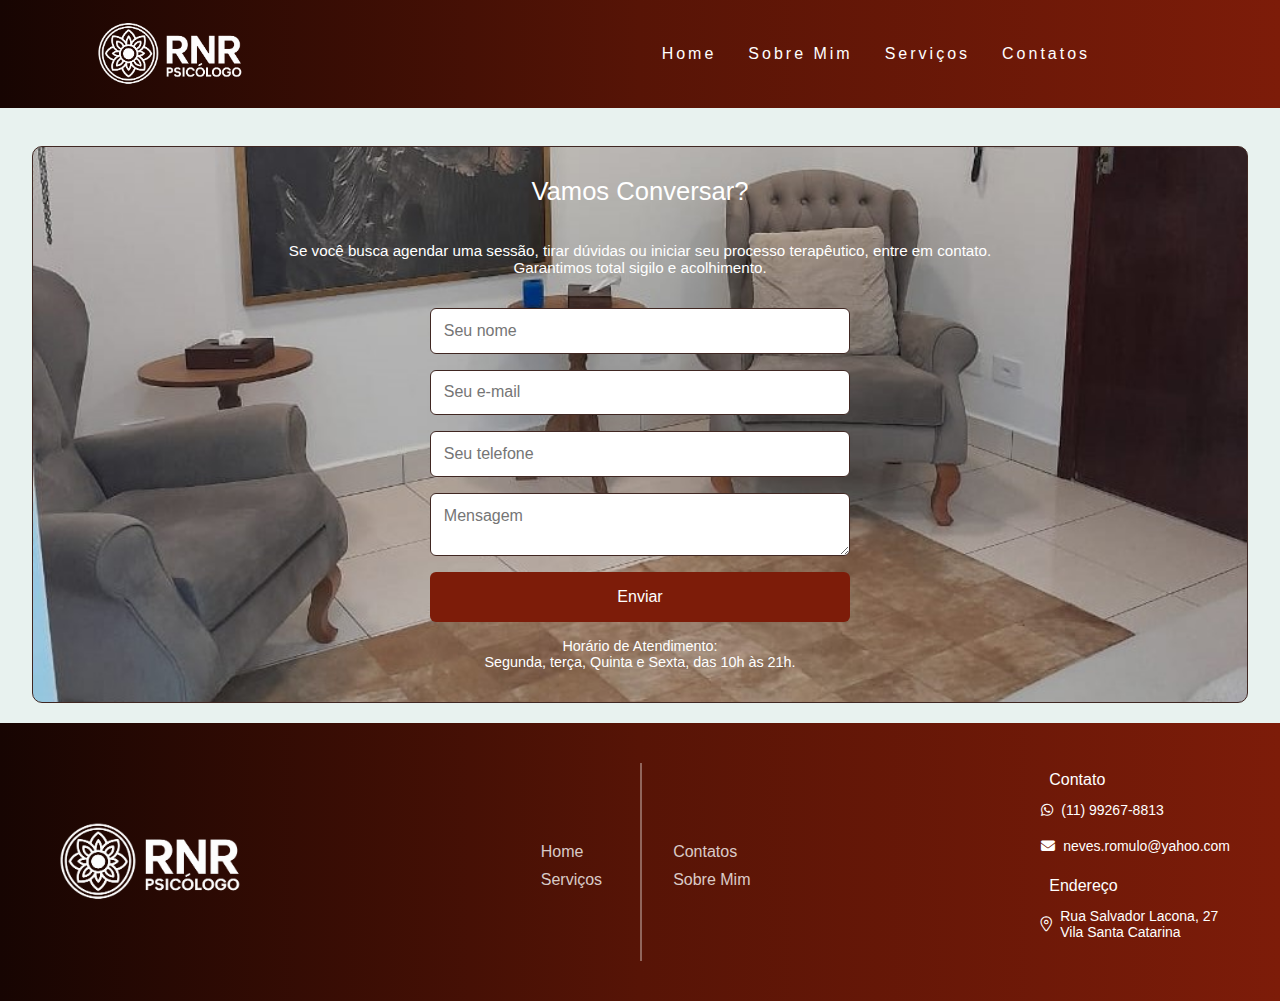
<file: index.html>
<!DOCTYPE html>
<html lang="pt-br">

<head>
    <meta charset="UTF-8">
    <meta name="viewport" content="width=device-width, initial-scale=1.0">
    <title>Tela de Contato</title>
    <link rel="stylesheet" href="css/style.css">
    <link rel="stylesheet" href="https://cdnjs.cloudflare.com/ajax/libs/font-awesome/6.5.0/css/all.min.css">
</head>

<body>
    <header>
        <nav>
            <img src="img/ChatGPT Image 25 de nov. de 2025, 23_01_05.png" class="logo-menu" width="160" height="160"
                alt="Logo">
            <div class="mobile-menu">
                <div class="line1"></div>
                <div class="line2"></div>
                <div class="line3"></div>
            </div>
            <ul class="nav-list">
                <li><a href="#home">Home</a></li>
                <li><a href="#sobre-mim">Sobre Mim</a></li>
                <li><a href="#servicos">Serviços</a></li>
                <li><a href="#contatos">Contatos</a></li>
            </ul>
        </nav>
    </header>

    <main>
        <section id="contatos" class="contact-section">
            <div class="contact-wrapper">
                <br>
                <div class="contact-container">
                    <form id="fale-comigo">
                        <h2>Vamos Conversar?</h2>
                        <p class="subtitle">
                            Se você busca agendar uma sessão, tirar dúvidas ou iniciar seu processo terapêutico, entre
                            em contato.
                            <br>
                            Garantimos total sigilo e acolhimento.
                        </p>
                        <input type="text" name="nome" placeholder="Seu nome" required>
                        <input type="email" name="email" placeholder="Seu e-mail" required>
                        <input type="tel" name="telefone" placeholder="Seu telefone" required>
                        <textarea name="mensagem" placeholder="Mensagem"></textarea>
                        <button type="submit">Enviar</button>

                        <div class="horario-atendimento">
                            <p>Horário de Atendimento:<br>Segunda, terça, Quinta e Sexta, das 10h às 21h.</p>
                        </div>
                    </form>
                </div>
            </div>
        </section>
    </main>

    <footer class="footer">
        <div id="footer_content">

            <div class="footer_block footer_left">
                <img src="./img/ChatGPT Image 25 de nov. de 2025, 23_01_05.png" width="200" />
            </div>

            <div class="footer_block footer-center">
                <ul>
                    <li><a href="#">Home</a></li>
                    <li><a href="#">Serviços</a></li>
                </ul>

                <ul>
                    <li><a href="#">Contatos</a></li>
                    <li><a href="#">Sobre Mim</a></li>
                </ul>
            </div>

           <div class="footer_block footer_right">
    <h4>Contato</h4>
    <p>
        <i class="fa-brands fa-whatsapp"></i>
        <a href="https://wa.me/5511992678813" target="_blank">(11) 99267-8813</a>
    </p>
    <p>
        <i class="fa-solid fa-envelope"></i>
        <a href="mailto:neves.romulo@yahoo.com">neves.romulo@yahoo.com</a>
    </p>
    <h4>Endereço</h4>
    <p>
        <i class="fa-solid fa-location-dot outline"></i>
        Rua Salvador Lacona, 27<br>Vila Santa Catarina
    </p>
</div>


        </div>
        <script src="js/script.js"></script>
    </footer>
</body>
</file>
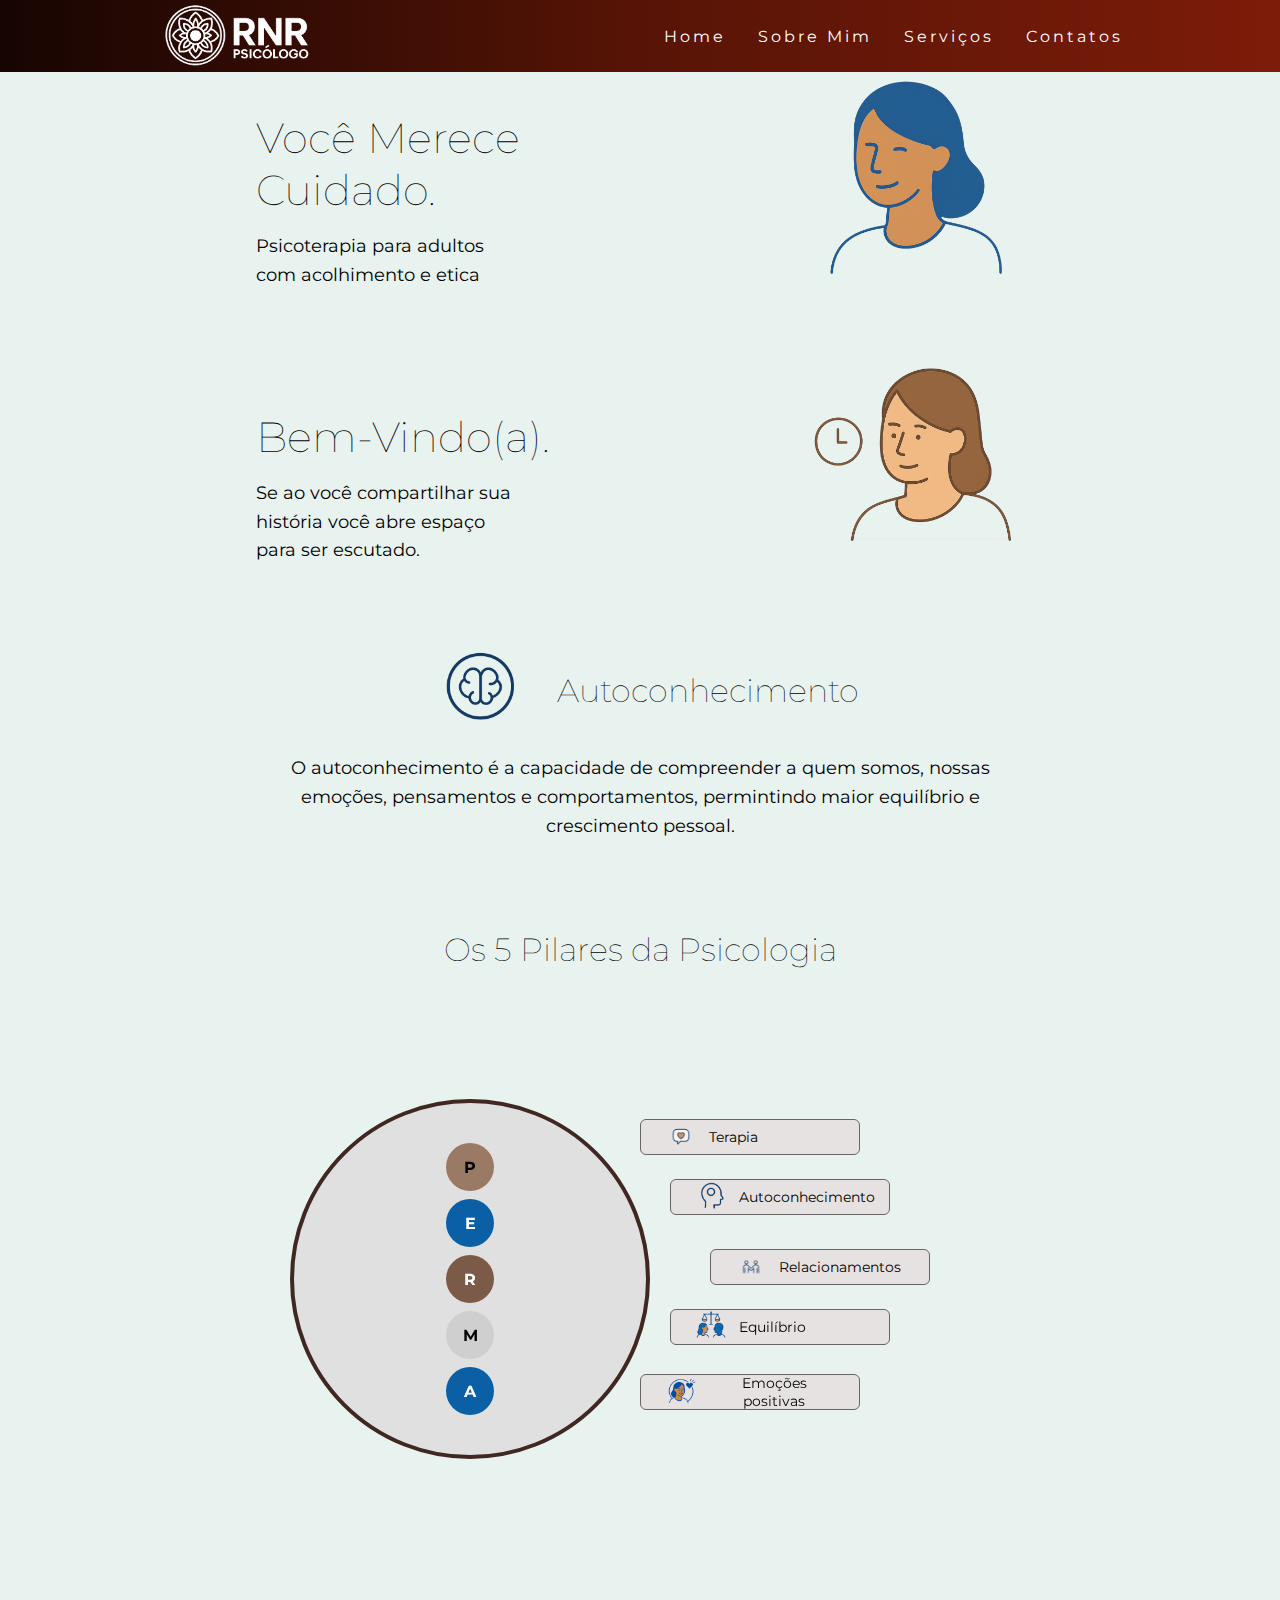
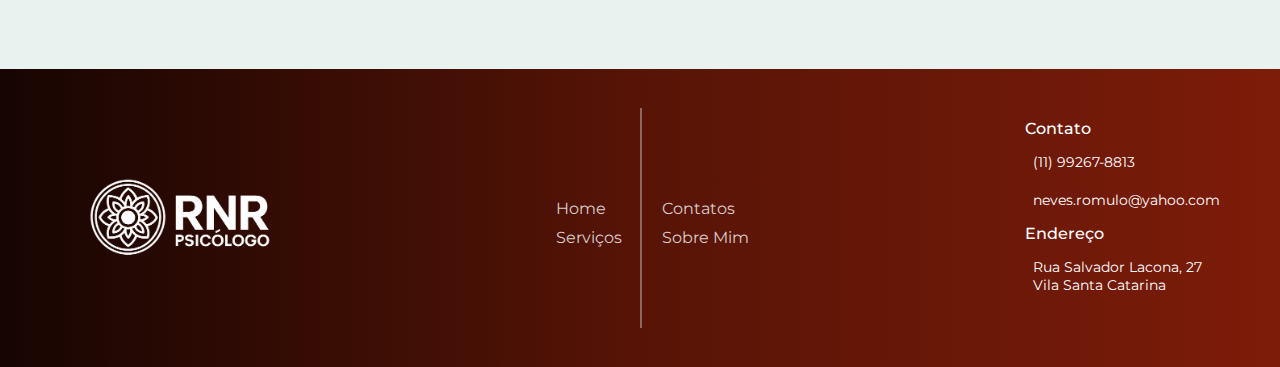
<file: home/index.html>
<!DOCTYPE html>
<html lang="pt-br">

<head>
    <meta charset="UTF-8">
    <meta name="viewport" content="width=device-width, initial-scale=1.0">
    <title>Home</title>
    <link rel="preconnect" href="https://fonts.googleapis.com">
    <link rel="preconnect" href="https://fonts.gstatic.com" crossorigin>
    <link href="https://fonts.googleapis.com/css2?family=Montserrat:wght@300;400;500;600;700&display=swap" rel="stylesheet">
    <link rel="stylesheet" href="./css/footer.css">
    <link rel="stylesheet" href="./css/menu.css">
    <link rel="stylesheet" href="./css/styles.css">
</head>

<body>

    <header id="nav"></header>

    <main class="container">
            <!-- CUIDADO -->

            <section class="caixa-cuidado">
                <div class="texto">
                    <h1>Você Merece <br>Cuidado.</h1>
                    <p>Psicoterapia para adultos <br>
                    com acolhimento e etica </p>
                </div>

                <div class="img-1">
                    <img src="./img/338f8897-7cba-4118-bf01-b8008b662b1f.png" alt="Ilustração sobre cuidado emocional" />
                </div>
            </section>

            <!-- Bem Vindo -->
        

        <section class="caixa-bem-vindo">
            <div class="texto">
                    <h1>Bem-Vindo(a).</h1>
                    <p>
                    Se ao você compartilhar sua <br>
                    história você abre espaço <br>
                    para ser escutado.
                    </p>
            </div>

                <div class="img-2">
                    <img src="./img/441c6840-786c-4237-b8f9-0760bee49561.png" alt="Ilustração de acolhimento" />
                </div>
        </section>

        <!-- AUTOCONHECIMENTO  -->

        <section class="caixa-autoconhecimento">
            <div class="autoconhecimento">

                <div class="titulo-autoconhecimento">
                    <img src="./img/c452ee1a-917c-41e1-b9f1-b03b9334b88a.png" alt="Ícone de autoconhecimento" />
                    <h1>Autoconhecimento</h1>
                </div>
                
                <p>
                    O autoconhecimento é a capacidade de compreender a quem somos, nossas emoções, pensamentos e comportamentos, permintindo maior equilíbrio e crescimento pessoal.
                </p>

            </div>
        </section>

        <!-- PILARES -->

        <section class="caixa-pilares">
            <h1>Os 5 Pilares da Psicologia</h1>
        
            <div class="pilares-wrapper">
                <!-- Círculo -->
                <div class="circulo">
                    <ul class="letras">
                        <li class="p">P</li>
                        <li class="e">E</li>
                        <li class="r">R</li>
                        <li class="m">M</li>
                        <li class="a">A</li>
                    </ul>
                </div>
        
                <!-- Cards -->
                <div class="pilar pilar-1">
                    <img src="./img/ChatGPT Image 4 de jan. de 2026, 18_19_29.png">
                    <span>Terapia</span>
                </div>
        
                <div class="pilar pilar-2">
                    <img src="./img/ChatGPT Image 5 de jan. de 2026, 21_22_08.png">
                    <span>Autoconhecimento</span>
                </div>
        
                <div class="pilar pilar-3">
                    <img src="./img/ChatGPT Image 4 de jan. de 2026, 18_23_56.png">
                    <span>Relacionamentos</span>
                </div>
        
                <div class="pilar pilar-4">
                    <img src="./img/ChatGPT Image 5 de jan. de 2026, 21_24_43.png">
                    <span>Equilíbrio</span>
                </div>
        
                <div class="pilar pilar-5">
                    <img src="./img/ChatGPT Image 5 de jan. de 2026, 22_14_14.png">
                    <span>Emoções positivas</span>
                </div>
            </div>
        </section>
        

    </main>

        <footer id="footer"></footer>

    <script src="./js/menu.js"></script>
    <script src="./js/include.js"></script>
</body>

</html>
</file>
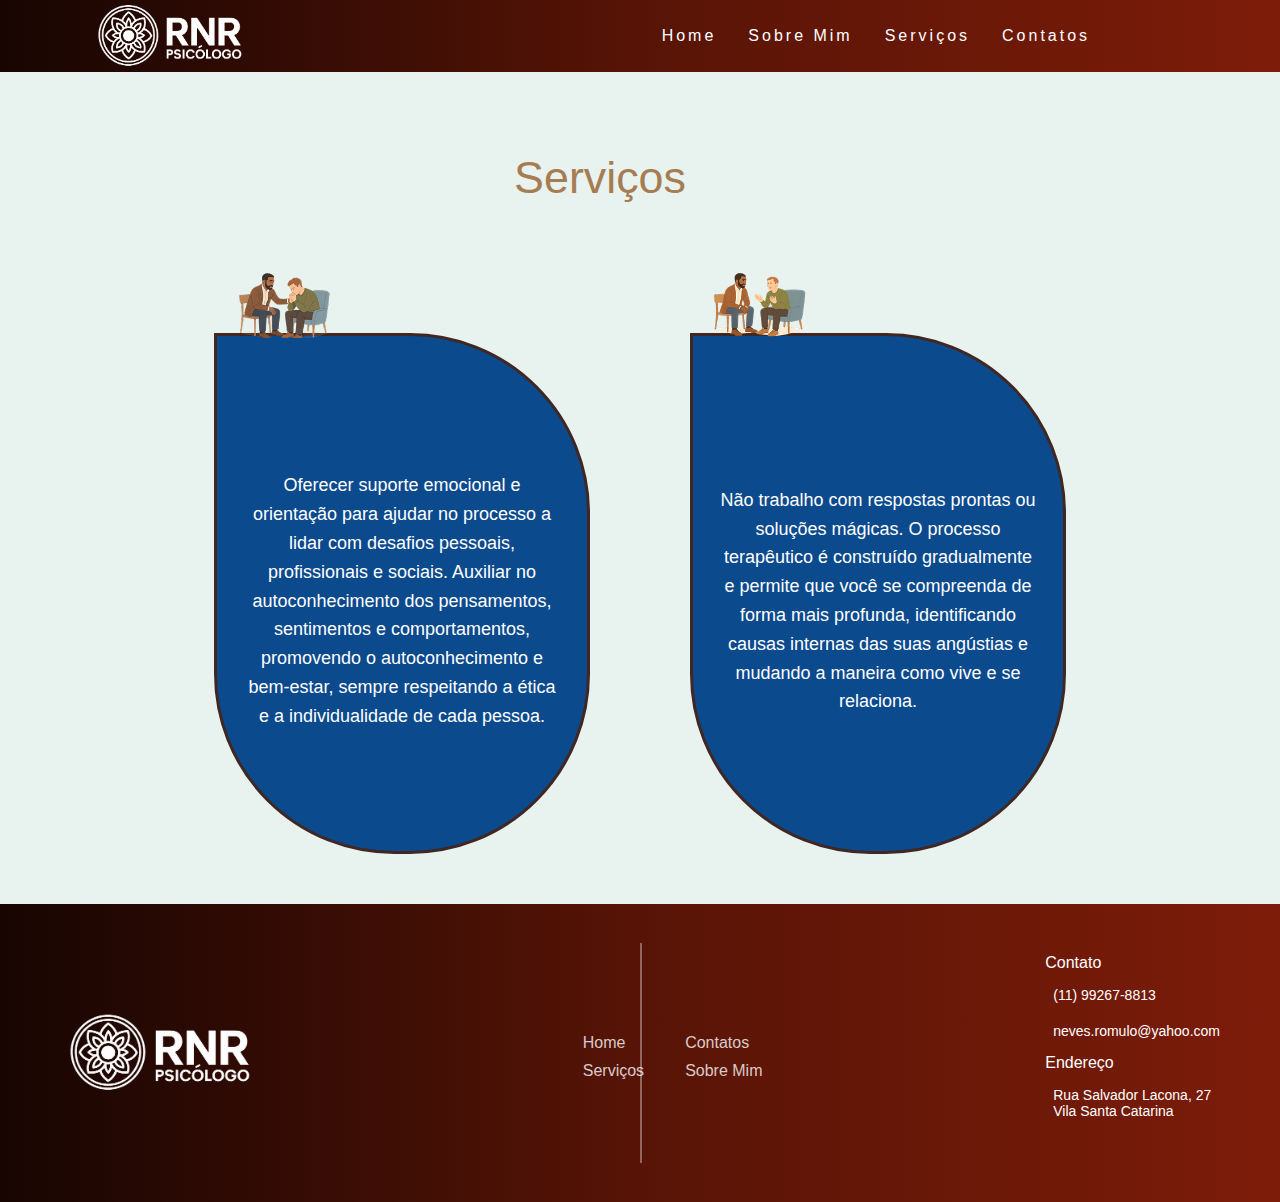
<file: Tela-serviços/index.html>
<!DOCTYPE html>
<html lang="pt-br">
<head>
    <meta charset="UTF-8">
    <meta name="viewport" content="width=device-width, initial-scale=1.0">
    <title>Menu Navegação</title>
    <link rel="stylesheet" href="css/style.css">
</head>
<body>
    <header>
        <nav>
             <img src="img/ChatGPT Image 25 de nov. de 2025, 23_01_05.png" class="logo-menu"  width="160" height="160" />
            <div class="mobile-menu">
                <div class="line1"></div>
                <div class="line2"></div>
                <div class="line3"></div>
            </div>
            <ul class="nav-list">
            <li><a href="#">Home</a></li>
            <li><a href="#">Sobre Mim </a></li>
            <li><a href="#">Serviços</a></li> 
            <li><a href="#">Contatos</a></li>
            </ul>
        </nav>
</header>
        <div class="container">
            <h1>Serviços</h1>
    
            <div class="services-grid">
                <div class="bubble">
                    <img src="img/jpeg 1.png" alt="Suporte emocional" class="bubble-img">
                    <p>Oferecer suporte emocional e orientação para ajudar no processo a lidar com desafios pessoais, profissionais e sociais. Auxiliar no autoconhecimento dos pensamentos, sentimentos e comportamentos, promovendo o autoconhecimento e bem-estar, sempre respeitando a ética e a individualidade de cada pessoa.</p>
                </div>
    
                <div class="bubble">
                    <img src="img/jpeg novo.png" alt="Processo terapêutico" class="bubble-img">
                    <p>Não trabalho com respostas prontas ou soluções mágicas. O processo terapêutico é construído gradualmente e permite que você se compreenda de forma mais profunda, identificando causas internas das suas angústias e mudando a maneira como vive e se relaciona.</p>
                </div>
            </div>
        </div>

    <footer class="footer">
        <div id="footer_content">
    
            <div class="footer_block footer_left">
                <img src="./img/ChatGPT Image 25 de nov. de 2025, 23_01_05.png" width="200" />
            </div>
    
            <div class="footer_block footer-center">
                <ul>
                    <li><a href="#">Home</a></li>
                    <li><a href="#">Serviços</a></li>
                </ul>
    
                <ul>
                    <li><a href="#">Contatos</a></li>
                    <li><a href="#">Sobre Mim</a></li>
                </ul>
            </div>
    
            <div class="footer_block footer_right">
                <h4>Contato</h4>
                <p><i class="fa-brands fa-whatsapp"></i> (11) 99267-8813</p>
                <p><i class="fa-solid fa-envelope"></i> neves.romulo@yahoo.com</p>
    
                <h4>Endereço</h4>
                <p><i class="fa-solid fa-location-dot outline"></i>Rua Salvador Lacona, 27<br>Vila Santa Catarina</p>
            </div>
    
        </div>
    </footer>
    <script src="js/script.js"></script>
</body>
</html>
</file>
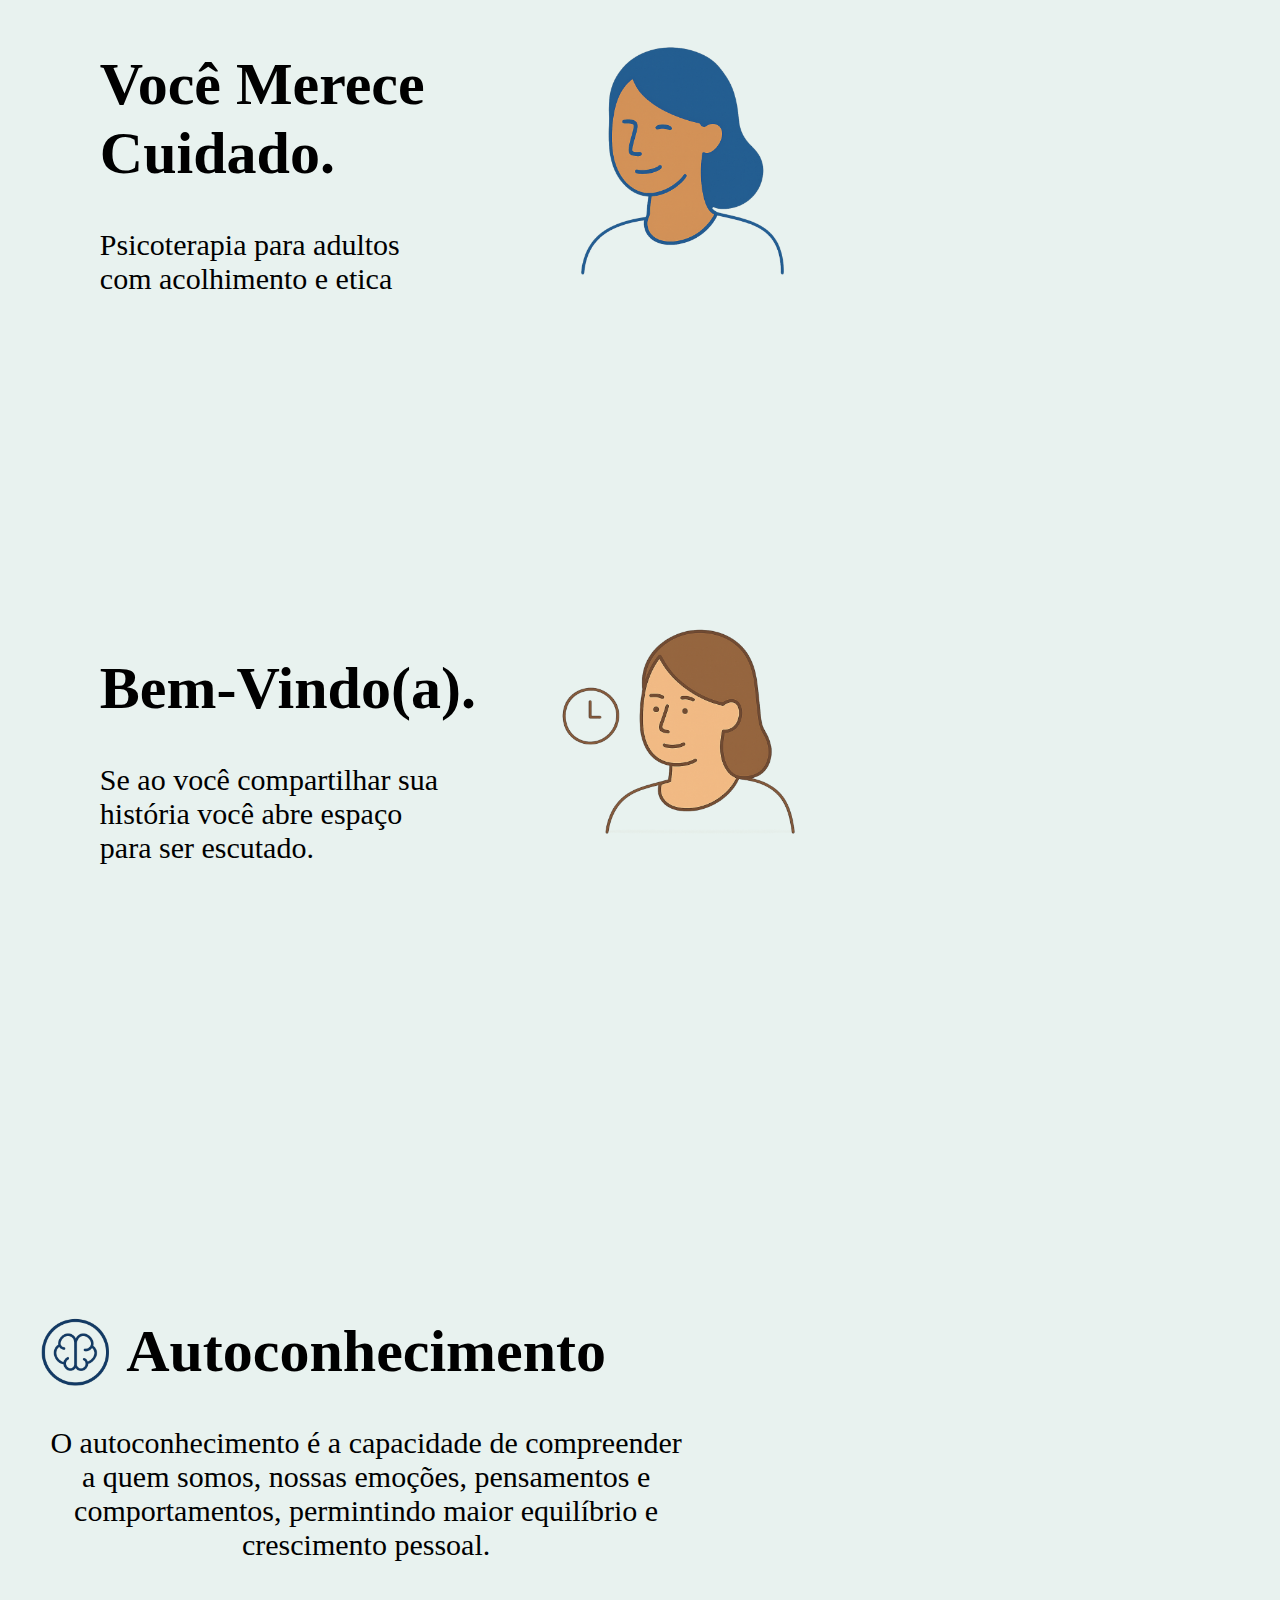
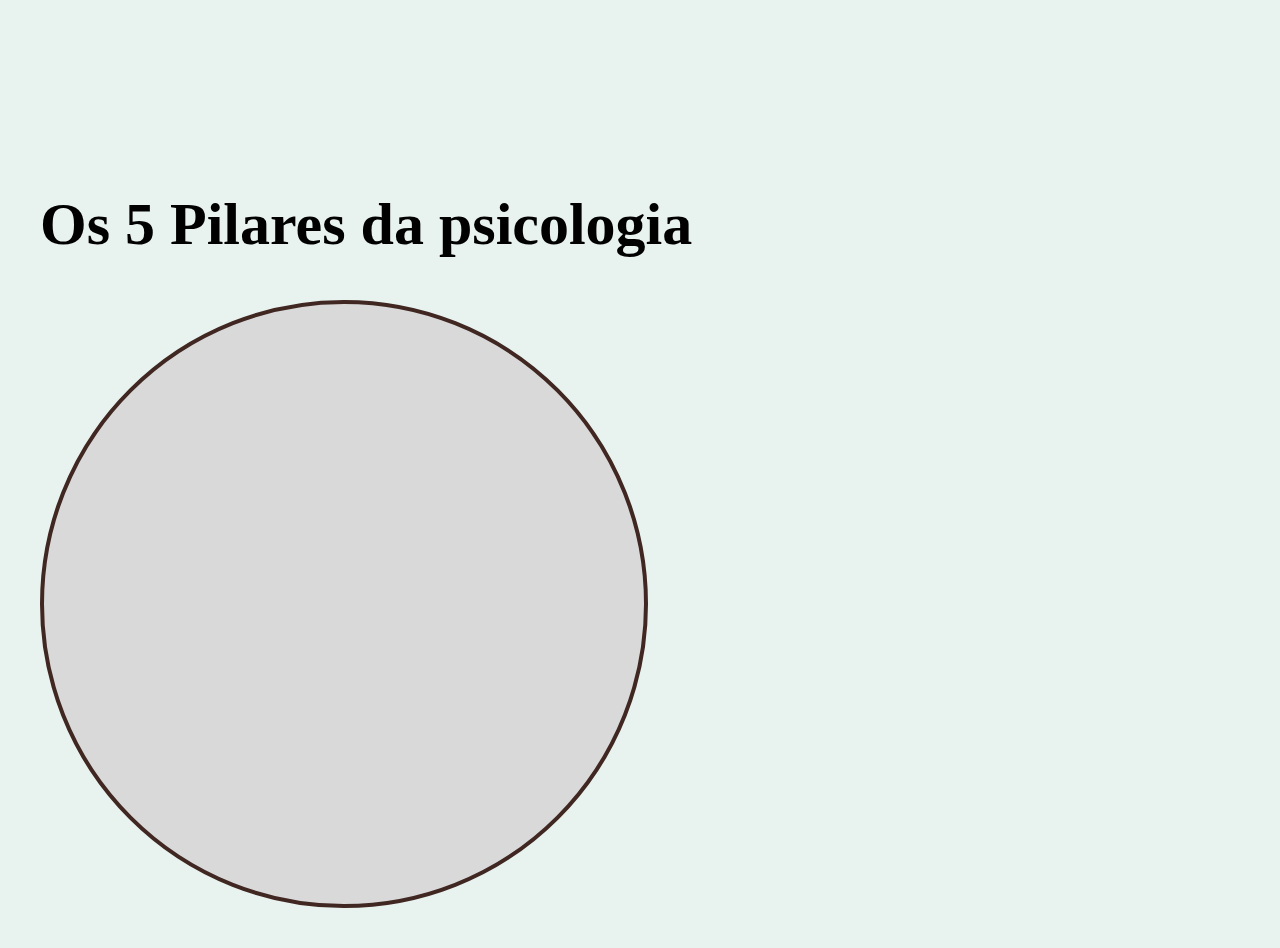
<file: projetointegrador-frontend/projetointegrador/home/index.html>
<!DOCTYPE html>
<html lang="pt-br">

<head>
    <meta charset="UTF-8">
    <meta name="viewport" content="width=device-width, initial-scale=1.0">
    <link rel="stylesheet" href="./css/styles.css">
    <title>Home</title>
</head>

<body>

    <header>

        <div class="caixa-cuidado">
            <div class="cuidado">
                <h1>Você Merece <br> Cuidado.</h1>
            </div>
            <div class="cuidado-texto">
                <p>Psicoterapia para adultos <br>
                    com acolhimento e etica </p>
            </div>
            <div class="img-1">
                <img src="./img/338f8897-7cba-4118-bf01-b8008b662b1f.png" alt="imagem" width="260px" height="260px" />
            </div>
        </div>

        <div class="caixa-bem-vindo">
            <div class="bem-vindo">
                <h1>Bem-Vindo(a).</h1>
            </div>
            <div class="bem-vindo-texto">
                <p>Se ao você compartilhar sua <br> história você abre espaço <br>para ser escutado. </p>
            </div>
            <div class="img-2">
                <img src="./img/441c6840-786c-4237-b8f9-0760bee49561.png" alt="imagem" width="260px" height="260px" />
            </div>
        </div>


        <div class="caixa-autoconhecimento">
            <div class="autoconhecimento">
                <div class="imgconhe">
                    <img src="./img/c452ee1a-917c-41e1-b9f1-b03b9334b88a.png" alt="imagem" width="120px" />
                </div>
                <h1>Autoconhecimento</h1>
                <p>O autoconhecimento é a capacidade de compreender <br> a quem somos, nossas emoções, pensamentos e
                    <br> comportamentos, permintindo maior equilíbrio e <br> crescimento pessoal.</p>
            </div>
        </div>


        <div class="caixa-pilares">
            <div class="pilares">
                <h1>Os 5 Pilares da psicologia</h1>
            </div>
            <div class="circulo"></div>
            <div class="meia-lua"></div>
        </div>



    </header>


</body>

</html>
</file>
<file: home/css/footer.css>
footer * {
    box-sizing: border-box;
    font-family: 'Montserrat', sans-serif;
}

h1, h2, h3, h4 {
    font-weight: 100;
}

p, li, a, span {
    font-weight: 400;
}

small {
    font-weight: 300;
}

.footer {
    padding: 50px 60px;
    background: linear-gradient(to right, #170502, #571406, #7d1c09);
    color: #fff;
    position: relative;
    font-family: 'Montserrat', sans-serif;
}

#footer_content {
    display: flex;
    justify-content: space-between;
    align-items: flex-start;
    gap: 80px;
    position: relative;
}

.footer_block {
    display: flex;
    flex-direction: column;
}

.footer_left img {
    margin-left: 20px;
}


.footer-center {
    display: flex;
    flex-direction: row;
    gap: 40px;
}

.footer-center ul {
    list-style: none;
    margin-top: 80px;
    margin-left: 0;
    padding: 0;
}

.footer-center li {
    margin-bottom: 10px;
}

.footer-center a {
    text-decoration: none;
    color: #ffffffc9;
    font-size: 16px;
    transition: 0.3s;
}

.footer-center a:hover {
    color: #fff;
}

/* BLOCO DIREITO */
.footer_right h4 {
    font-size: 16px;
    margin-bottom: 10px;
    font-weight: 500;
}

.footer_right p {
    font-size: 14px;
    margin: 5px 0 15px 0;
    display: flex;
    align-items: center;
}

.footer_right i {
    margin-right: 8px;
}

.outline {
    color: transparent;
    -webkit-text-stroke: 1px #fff;

}


#footer_content::before {
    content: "";
    width: 2px;
    height: 220px;
    background: rgba(255, 255, 255, 0.35);
    position: absolute;
    left: 50%;
    top: 50%;
    transform: translateY(-50%);
}


@media (max-width: 950px) {
    #footer_content {
        flex-direction: column;
        align-items: center;
        text-align: center;
        gap: 20px;
        position: relative;
    }

    #footer_content::before {
        content: "";
        position: absolute;
        width: 2px;
        height: 65px;
        background: rgba(255, 255, 255, 0.35);
        left: 50%;
        top: 195px;
        transform: translate(-50%, -50%);
    }

    .footer-center {
        position: relative;
        display: flex;
        flex-direction: row;
        justify-content: center;
        align-items: flex-start;
        gap: 40px;
        margin-left: 15px;
        margin-top: -10px;

    }

    .footer-center ul {
        margin: 0;
        padding: 0;
        margin-top: 20px;
        text-align: center;
    }

    .footer_right p {
        justify-content: center;
    }

    .footer_left img {
        max-width: 150px;
        margin-bottom: -10px;
    }
}
</file>
<file: home/css/menu.css>
* {
    margin: 0;
    padding: 0;
    box-sizing: border-box;
  }
  
  nav {
    display: flex;
    justify-content: space-around;
    align-items: center;
    height: 8vh;
    background-image: linear-gradient(to right, #170502, #571406, #7D1C09);
  }
  
  .logo-menu {
    width: 160px;
  }
  
  .nav-list {
    list-style: none;
    display: flex;
  }
  
  .nav-list li {
    margin-left: 32px;
    letter-spacing: 3px;
  }
  
  .nav-list a {
    color: #fff;
    text-decoration: none;
    transition: 0.3s;
  }
  
  .mobile-menu {
    display: none;
    cursor: pointer;
  }
  
  .mobile-menu div {
    width: 32px;
    height: 2px;
    background: #fff;
    margin: 8px;
    transition: 0.3s;
  }
  
  @media (max-width: 999px) {
    .nav-list {
      position: absolute;
      top: 8vh;
      right: 0;
      width: 50vw;
      height: 92vh;
      background: linear-gradient(#7D1C09, #561406, #000000);
      flex-direction: column;
      align-items: center;
      justify-content: space-around;
      transform: translateX(100%);
      transition: transform 0.3s ease-in;
    }
  
    .nav-list li {
      opacity: 0;
    }
  
    .mobile-menu {
      display: block;
    }
  
    .logo-menu {
      width: 120px;
    }
  }
  
  .nav-list.active {
    transform: translateX(0);
  }
  
  @keyframes navLinkFade {
    from {
      opacity: 0;
      transform: translateX(50px);
    }
    to {
      opacity: 1;
      transform: translateX(0);
    }
  }
  
  .mobile-menu.active .line1 {
    transform: rotate(-45deg) translate(-8px, 8px);
  }
  .mobile-menu.active .line2 {
    opacity: 0;
  }
  .mobile-menu.active .line3 {
    transform: rotate(45deg) translate(-5px, -7px);
  }
</file>
<file: home/css/styles.css>
* {
    margin: 0;
    padding: 0;
    box-sizing: border-box;
}

body {
    font-family: 'Montserrat', sans-serif;
    background-color: #E8F2EF;
    overflow-x: hidden;
}

.caixa-cuidado,
.caixa-bem-vindo {
    display: flex;
    justify-content: center;
    gap: 48px;

    max-width: 1000px;
    margin: 0 auto 60px;
    padding: 0 20px;
}

.caixa-cuidado {
    align-items: flex-start;
}

.caixa-bem-vindo {
    align-items: center;
}

.caixa-cuidado .texto,
.caixa-bem-vindo .texto {
    margin-top: 40px;
}



.texto {
    width: 500px;
    max-width: 100%;
    text-align: left;
}

.texto h1 {
    font-size: 42px;
    margin-bottom: 16px;
}

.texto p {
    font-size: 18px;
    line-height: 1.6;
}

.img-1 img,
.img-2 img {
    width: 220px;
    height: auto;
}



.caixa-autoconhecimento {
    display: flex;
    justify-content: center;
    padding: 10px 20px;
    text-align: center;
}

.autoconhecimento {
    max-width: 700px;
}

.titulo-autoconhecimento {
    display: flex;
    align-items: center;
    justify-content: center;
    gap: 16px;
    margin-bottom: 24px;
}

.titulo-autoconhecimento img {
    width: 120px;
}

.autoconhecimento p {
    font-size: 18px;
    line-height: 1.6;
}


.caixa-pilares {
    text-align: center;
    padding: 80px 20px;
}

.pilares-wrapper {
    position: relative;
    width: 700px;
    height: 500px;
    margin: 60px auto;
    padding-right: 100px;
}



.circulo {
    width: 360px;
    height: 360px;
    border-radius: 50%;
    background: #e0e0e0;
    border: 4px solid #402722;
    position: absolute;
    left: 0;
    top: 50%;
    transform: translateY(-50%);

    transition:
        transform 0.35s cubic-bezier(.4,0,.2,1),
        background-color 0.25s ease,
        border-color 0.25s ease;

    will-change: transform;
}



.letras {
    list-style: none;
    padding: 0;
    margin: 0;
    position: absolute;
    top: 50%;
    left: 50%;
    transform: translate(-50%, -50%);
}

.letras li {
    margin: 12px 0;
    width: 48px;
    height: 48px;
    border-radius: 50%;
    margin: 8px auto;
    display: flex;
    align-items: center;
    justify-content: center;
    font-weight: 700;
}

.p { background: #9b7a65; }
.e { background: #0b5fa5; color: #fff; }
.r { background: #7b5a48; color: #fff; }
.m { background: #cfcfcf; }
.a { background: #0b5fa5; color: #fff; }


.pilar {
    position: absolute;
    width: 220px;
    height: 36px;

    display: flex;
    align-items: center;
    gap: 8px;

    background: #e6e2e2;
    border: 1px solid #666;
    border-radius: 6px;

    font-size: 14px;
    padding: 10px 20px;

    transition:
        0.35s cubic-bezier(.4,0,.2,1),
        box-shadow 0.25s ease,
        background-color 0.25s ease;
}

.pilar:hover {
    transform: translateX(8px);
    background-color: #ddd;
    box-shadow: 0 6px 14px rgba(0, 0, 0, 0.15);
}

.pilares-wrapper:hover .circulo {
    transform: translateY(-50%) translateX(-8px) scale(1.05);
    background-color: #d6d2d2;
    border-color: #7D1C09;
}

.pilar img{
    width: 40px;
    height: 40px;
    object-fit: contain;
    flex-shrink: 0;
}



.pilar-1 { top: 18%; left: 350px; }
.pilar-2 { top: 30%; left: 380px; }
.pilar-3 { top: 44%; left: 420px; }
.pilar-4 { top: 56%; left: 380px; }
.pilar-5 { top: 69%; left: 350px; }




.letras-perma {
    list-style: none;
    padding: 0;
    margin: 0;
    position: absolute;
    top: 50%;
    left: 50%;
    transform: translate(-50%, -50%);
}


.letras-perma li {
    width: 40px;
    height: 40px;
    border-radius: 50%;
    display: flex;
    align-items: center;
    justify-content: center;
    margin: 10px auto;
    font-weight: 700;
    font-size: 18px;
    color: #000;
}


.letras-perma .p {
    background-color: #9b7a65;
}

.letras-perma .e {
    background-color: #0b5fa5;
}

.letras-perma .r {
    background-color: #7b5a48;
}

.letras-perma .m {
    background-color: #cfcfcf;
}

.letras-perma .a {
    background-color: #0b5fa5;
}



@media (max-width: 768px) {

    .caixa-cuidado,
    .caixa-bem-vindo {
        flex-direction: row;
        align-items: center;
        text-align: center;
        gap: 24px;
        padding: 0 16px;
        
    }
    .caixa-cuidado .texto,
    .caixa-bem-vindo .texto {
        margin-top: 0;
        width: auto;
        max-width: 260px;
        text-align: left;
    }

    .texto h1 {
        font-size: 35px;
    }

    .texto p {
        font-size: 16px;
    }

    .img-1,
    .img-2 {
        display: flex;
        justify-content: center;
    }

    .img-1 img,
    .img-2 img {
        margin: 0;
        width: 220px;
    }


    .pilares-wrapper {
        width: 100%;
        max-width: 700px;
        height: clamp(360px, 55vw, 420px);
        position: relative;
        margin: 40px auto;
    }
    
    .circulo {
        width: clamp(180px, 30vw, 220px);
        height: clamp(180px, 30vw, 220px);
        border-width: 3px;
        position: absolute;
        left: clamp(12%, 10vw, 20%);
        top: 50%;
        transform: translateY(-50%);
        transition:
            background-color 0.3s ease,
            border-color 0.3s ease,
            transform 0.3s ease,
            left 0.4s ease,
            width 0.4s ease,
            height 0.4s ease;
    }
    
    .letras li {
        width: clamp(22px, 3vw, 26px);
        height: clamp(22px, 3vw, 26px);
        font-size: clamp(10px, 1.5vw, 12px);
        margin: 6px auto;
    }
    
    .pilar {
        position: absolute;
        width: clamp(170px, 30vw, 200px);
        height: clamp(30px, 5vw, 32px);
        font-size: clamp(11px, 1.6vw, 13px);
        padding: 6px 10px;
        gap: 8px;
    
        transition: transform 0.2s ease;
    }
    
    .pilar img {
        width: clamp(18px, 3vw, 22px);
        height: clamp(18px, 3vw, 22px);
        object-fit: contain;
    }
    

    .pilar-1 { top: 22%; left: clamp(52%, 55%, 58%); }
    .pilar-2 { top: 32%; left: clamp(54%, 58%, 61%); }
    .pilar-3 { top: 42%; left: clamp(56%, 61%, 64%); }
    .pilar-4 { top: 52%; left: clamp(54%, 58%, 61%); }
    .pilar-5 { top: 62%; left: clamp(52%, 55%, 58%); }


    .pilares-wrapper:hover .circulo {
        background-color: #d6d2d2;
        border-color: #7D1C09;
        transform: translateY(-50%) scale(1.03);
    }
    
    .pilar:hover {
        transform: translateX(6px);
    }    
    
}
</file>
<file: Tela-serviços/css/style.css>
* {
    margin: 0;
    padding: 0;
     font-family: 'Montserrat', sans-serif;

}

.container {
    
    text-align: center;
}

h1 {
    margin-top: 80px;
    color: #a67c52; /* Cor marrom do título */
    font-weight: 300;
    font-size: 2.8rem;
    margin-bottom: 60px;
    margin-left: -80px;
}

body{
    background-color: #E8F2EF;
}

.services-grid {
    display: flex;
    justify-content: center;
    flex-wrap: wrap;
    margin-top: 100px; /* Espaço para a imagem não cortar no topo da página */
    margin-bottom: 50px;
    gap: 100px;
}

/* A Bolha Azul */
.bubble {
    background-color: #0b4a8d !important; /* Azul escuro forçado */
    color: white;
    width: 320px; /* Largura fixa para manter o formato */
    height: 450px; /* Altura para permitir o efeito de gota */
    display: flex;
    align-items: center;
    text-align: center;
    line-height: 1.6;
    font-size: 0.95rem;
    border-radius: 0px 180px 180px 180px; 
    border: 3px solid #402722;
    position: relative; /* Essencial para posicionar a imagem em relação ao balão */
    padding: 40px 25px 25px 25px;
    margin-top: 30px;
    

    
}

.bubble-img {
    position: absolute;
    top: -65px; /* Move a imagem para cima, para fora do balão */
    left: 15px;  /* Ajuste a posição lateral conforme desejar */
    width: 100PX; /* Ajuste o tamanho da imagem */
    height: auto;

}

.bubble p {
    margin: 0;
    font-size: large;
}

/* Responsividade para Celular */
@media (max-width: 768px) {
    .bubble {
        width: 280px;
        height: 400px;
        border-radius: 0px 140px 140px 140px; /* Mantém a proporção no mobile */
        padding: 40px 25px;
    }
    
    h1 {
        font-size: 2rem;
    }
}

a {
    color: #fff;
    ;
    text-decoration: none;
    transition: 0.3s;
}

a:hover {
    opacity: 0.7;
}


nav {
    display: flex;
    justify-content: space-around;
    align-items:center;
    font-family: system-ui, -apple-system, Helvetica, Arial, sans-serif;
    background-image: linear-gradient(to right, #170502, #571406, #7D1C09);
    height: 8vh;
}

.logo-menu{
    margin-left: -100px;
}

.nav-list {
    list-style: none;
    display: flex;
}

.nav-list li {
    letter-spacing: 3px;
    margin-left: 32px;
}

.mobile-menu {
    display: none;
    cursor: pointer;
}

.mobile-menu div {
    width: 32px;
    height: 2px;
    background: #fff;
    margin: 8px;
    transition: 0.3s;
}


@media (max-width: 600px) {
    .services-grid {
        gap: 120px; /* Aumenta o espaço vertical quando um balão estiver sob o outro */
    }
}
@media (max-width: 999px) {
    body {
        overflow-x: hidden;
    }

    .nav-list {
        position: absolute;
        top: 8vh;
        right: 0;
        width: 50vw;
        height: 92vh;
        background: linear-gradient( #7D1C09, #561406, #000000 );
        flex-direction: column;
        align-items: center;
        justify-content: space-around;
        transform: translateX(100%);
        transition: transform 0.3s ease-in;
        z-index: 1000;
    }

    .nav-list li {
        margin-left: 0;
        opacity: 0;
    }

    .mobile-menu {
        display: block;
        z-index: 1001;
    }
}

.nav-list.active {
    transform: translateX(0);
}

@keyframes navLinkFade {
    from {
        opacity: 0;
        transform: translateX(50px);
    }

    to {
        opacity: 1;
        transform: translateX(0);
    }
}

.mobile-menu.active .line1 {
    transform: rotate(-45deg) translate(-8px, 8px);
}

.mobile-menu.active .line2 {
    opacity: 0;
}

.mobile-menu.active .line3 {
    transform: rotate(45deg) translate(-5px, -7px);
}

h1, h2, h3, h4 {
    font-weight: 100;
}

p, li, a, span {
    font-weight: 400;
}

small {
    font-weight: 300;
}

footer {
    padding: 50px 60px;
    background: linear-gradient(to right, #170502, #571406, #7d1c09);
    color: #fff;
    position: relative;
    font-family: 'Montserrat', sans-serif;
}

#footer_content {
    display: flex;
    justify-content: space-between;
    align-items: flex-start;
    position: relative;
}

/* BLOCO GERAL */
.footer_block {
    display: flex;
    flex-direction: column;
}

.footer_left img {
    margin-left: 0px; /* ajuste como quiser */
}

/* CENTRO COM 2 COLUNAS */
.footer-center {
    display: flex;
    flex-direction: row;
    gap:1px;
}

.footer-center ul {
    list-style: none;
    margin-top: 80px;
    margin-left: 40px;
    padding: 0;
}

.footer-center li {
    margin-bottom: 10px;
}

.footer-center a {
    text-decoration: none;
    color: #ffffffc9;
    font-size: 16px;
    transition: 0.3s;
}

.footer-center a:hover {
    color: #fff;
}

/* BLOCO DIREITO */
.footer_right h4 {
    font-size: 16px;
    margin-bottom: 10px;
    font-weight: 500;
}

.footer_right p {
    font-size: 14px;
    margin: 5px 0 15px 0;
    display: flex;
    align-items: center;
}

.footer_right i {
    margin-right: 8px;
}

.outline {
    color: transparent;
    -webkit-text-stroke: 1px #fff;

}


/* LINHA DIVISÓRIA CENTRAL */
#footer_content::before {
    content: "";
    width: 2px;
    height: 220px;
    background: rgba(255, 255, 255, 0.35);
    position: absolute;
    left: 50%;
    top: 50%;
    transform: translateY(-50%);
}


/* RESPONSIVO */
@media (max-width: 768px) {
    footer {
        padding: 30px 20px;
    }

    #footer_content {
        flex-direction: column;
        align-items: center;
        text-align: center;
        gap: 20px;
        position: relative;
    }

    #footer_content::before {
        content: "";
        position: absolute;
        width: 2px;
        height: 65px;
        background: rgba(255, 255, 255, 0.35);
        left: 50%;
        top: 195px;
        transform: translate(-50%, -50%);
    }

    /* Centro ajustado */
    .footer-center {
        position: relative;
        display: flex;
        flex-direction: row;
        justify-content: center;
        align-items: flex-start;
        gap: 50px;
        margin-top: -10px;

    }

    .footer-center ul {
        margin: 0;
        padding: 0;
        margin-top: 20px;
        text-align: center;
    }

    .footer_right p {
        justify-content: center;
    }

    .footer_left img {
        max-width: 150px;
        margin-bottom: -10px;
    }
}
</file>
<file: projetointegrador-frontend/projetointegrador/home/css/styles.css>
body {
    margin: 0;
    display: flex;
    height: 100vh;
    background-color: #E8F2EF;
}

.caixa-bem-vindo,
.caixa-cuidado {
    padding: 10px;
    padding-left: 30px;
    font-size: 30px;
}

.caixa-autoconhecimento {
    display: flex;
    justify-content: center;
    align-items: center;
    text-align: center;
    padding: 18px;
    font-size: 30px;
}
.autoconhecimento {
}
.caixa-pilares {
    padding: 40px;
    text-align: center;
    margin-top: 100px;
    font-size: 30px;
}

.img-1 {
   transform: translate( 450px, -290px);
}

.img-2 {
    position: relative;
    bottom: 280px;
    left: 450px;
    width: 300px;
}
.imgconhe {
    position: relative;
    top: 126px;
    right: 290px;

}


.circulo {
    width: 600px;
    height: 600px;
    border-radius: 600px;
    border: 4px solid #402722;
    background: #D9D9D9;
}

@media screen and (min-width: 768px) {

}

@media screen and (min-width: 1024px) {
    .caixa-bem-vindo,
    .caixa-cuidado {
        margin-left: auto;
        margin-right: 0;
        width: 85%;
        padding-left: 40px;
    }

    .img-3 {
        margin-right: auto;
        margin-left: 0;
        width: 68%;
        padding-right: 40px;
    }
}
</file>
<file: css/style.css>
/* Reset e configurações gerais */
* {
    margin: 0;
    padding: 0;
    box-sizing: border-box;
    font-family: 'Montserrat', sans-serif;
}

html {
    scroll-behavior: smooth;
}

body {
    background-color: #E8F2EF;
}

/* Tipografia */
.subtitle,
h2 {

    text-align: center;
    margin-top: 20px;
}

h1,
h2,
h3,
h4 {
    font-weight: 100;
}

p,
li,
a,
span {
    font-weight: 400;
}

a {
    color: #fff;
    text-decoration: none;
    transition: 0.3s;
}

a:hover {
    opacity: 0.7;
}

/* Navegação */
nav {
    display: flex;
    justify-content: space-around;
    align-items: center;
    font-family: system-ui, -apple-system, Helvetica, Arial, sans-serif;
    background-image: linear-gradient(to right, #170502, #571406, #7D1C09);
    height: 12vh;
}

.logo-menu {
    margin-left: -100px;
}

.nav-list {
    list-style: none;
    display: flex;
}

.nav-list li {
    letter-spacing: 3px;
    margin-left: 32px;
}

.mobile-menu {
    display: none;
    cursor: pointer;
}

.mobile-menu div {
    width: 32px;
    height: 2px;
    background: #fff;
    margin: 8px;
    transition: 0.3s;
}

/* Formulario de contato */
#fale-comigo {
    width: 95%;
    margin: 0 auto;
    /* centraliza na tela */
    padding: 2rem;
    border-radius: 10px;
    border: 1px solid #402722;
    display: flex;
    flex-direction: column;
    gap: 1rem;
    margin-top: 20px;
    padding-top: 10px;
    background-image: url(/img/1000140662.jpg);
    background-size: cover;

}

/* Título e subtítulo */
#fale-comigo h2 {
    text-align: center;
    font-size: 1.6rem;
    color: #fff;
}

#fale-comigo .subtitle {
    text-align: center;
    font-size: 0.95rem;
    color: #fff;
    margin-bottom: 1rem;
}

/* Campos */
#fale-comigo input,
#fale-comigo textarea {
    padding: 0.8rem;
    border: 1px solid #402722;
    border-radius: 6px;
    font-size: 1rem;
    box-sizing: border-box;
    width: 100%;
    max-width: 420px;
    margin: 0 auto;
    display: block;
}

/* Botão */
#fale-comigo button {
    background-color: #7D1C09;
    color: #fff;
    border: none;
    padding: 1rem;
    border-radius: 6px;
    font-size: 1rem;
    cursor: pointer;
    transition: background-color 0.3s ease;
    width: 100%;
    max-width: 420px;
    margin: 0 auto;
    display: block;

}

#fale-comigo button:hover {
    background-color: #561406;

}

.horario-atendimento {
    text-align: center;
    font-size: 0.9rem;
    color: white;
}

/* Responsividade Fale comigo */
@media (max-width: 480px) {
    #fale-comigo {
        padding: 1rem;
    }

    #fale-comigo h2 {
        font-size: 1.3rem;
    }

    #fale-comigo button {
        font-size: 0.9rem;
        padding: 0.8rem;
    }


}


@media (max-width: 999px) {
    body {
        overflow-x: hidden;
    }

    .nav-list {
        position: absolute;
        top: 12vh;
        right: 0;
        width: 50vw;
        height: 92vh;
        background: linear-gradient(#7D1C09, #561406, #000000);
        flex-direction: column;
        align-items: center;
        justify-content: space-around;
        transform: translateX(100%);
        transition: transform 0.3s ease-in;
    }

    .nav-list li {
        margin-left: 0;
        opacity: 0;
    }

    .mobile-menu {
        display: block;
    }
}


.nav-list.active {
    transform: translateX(0);
}

@keyframes navLinkFade {
    from {
        opacity: 0;
        transform: translateX(50px);
    }

    to {
        opacity: 1;
        transform: translateX(0);
    }
}

.mobile-menu.active .line1 {
    transform: rotate(-45deg) translate(-8px, 8px);
}

.mobile-menu.active .line2 {
    opacity: 0;
}

.mobile-menu.active .line3 {
    transform: rotate(45deg) translate(-5px, -7px);
}

.social-links {
    display: flex;
    gap: 10px;
    align-items: center;
    flex-direction: column;
    margin-top: 20px;
}

/* Responsividade social-links */

@media (max-width: 768px) {
    .social-links {
        justify-content: center;

    }
}

small {
    font-weight: 300;
}

/* footer */
footer {
    padding: 40px 50px;
    background: linear-gradient(to right, #170502, #571406, #7d1c09);
    color: #fff;
    position: relative;
    font-family: 'Montserrat', sans-serif;
    margin-top: 20px;
}

#footer_content {
    display: flex;
    justify-content: space-between;
    align-items: flex-start;
    gap: 80px;
    position: relative;
    flex-wrap: wrap;
}

/* BLOCO GERAL */
.footer_block {
    display: flex;
    flex-direction: column;
}

.footer_left img {
    margin-left: 0px;
    /* ajuste como quiser */
}

/* CENTRO COM 2 COLUNAS */
.footer-center {
    display: flex;
    flex-direction: row;
    gap: 1px;
}

.footer-center ul {
    list-style: none;
    margin-top: 80px;
    margin-left: 35px;
    margin-right: 35px;
    padding: 0;
}

.footer-center li {
    margin-bottom: 10px;
}

.footer-center a {
    text-decoration: none;
    color: #ffffffc9;
    font-size: 16px;
    transition: 0.3s;
}

.footer-center a:hover {
    color: #fff;
}

/* BLOCO DIREITO */
.footer_right h4 {
    font-size: 16px;
    margin-bottom: 10x;
    font-weight: 500;
    margin: 8px;

}

.footer_right p {
    font-size: 14px;
    margin: 5px 0 15px 0;
    display: flex;
    align-items: center;
}

.footer_right i {
    margin-right: 8px;
}

.outline {
    color: transparent;
    -webkit-text-stroke: 1px #fff;

}


/* LINHA DIVISÓRIA CENTRAL */
#footer_content::before {
    content: "";
    width: 2px;
    height: 198px;
    background: rgba(255, 255, 255, 0.35);
    position: absolute;
    left: 50%;
    top: 50%;
    transform: translateY(-50%);
}


/* RESPONSIVO  do footer*/
@media (max-width: 768px) {
    footer {
        padding: 30px 20px;
    }

    #footer_content {
        flex-direction: column;
        align-items: center;
        text-align: center;
        gap: 20px;
        position: relative;
    }

    #footer_content::before {
        content: "";
        position: absolute;
        width: 2px;
        height: 65px;
        background: rgba(255, 255, 255, 0.35);
        left: 50%;
        top: 195px;
        transform: translate(-50%, -50%);
    }

    /* Centro ajustado */
    .footer-center {
        position: relative;
        display: flex;
        flex-direction: row;
        justify-content: center;
        align-items: flex-start;
        gap: 50px;
        margin-top: -10px;

    }

    .footer-center ul {
        margin: 0;
        padding: 0;
        margin-top: 20px;
        text-align: center;
    }

    .footer_right p {
        justify-content: center;
    }

    .footer_left img {
        max-width: 150px;
        margin-bottom: -10px;
    }
}

/* Termino da responsividade do footer */
</file>
